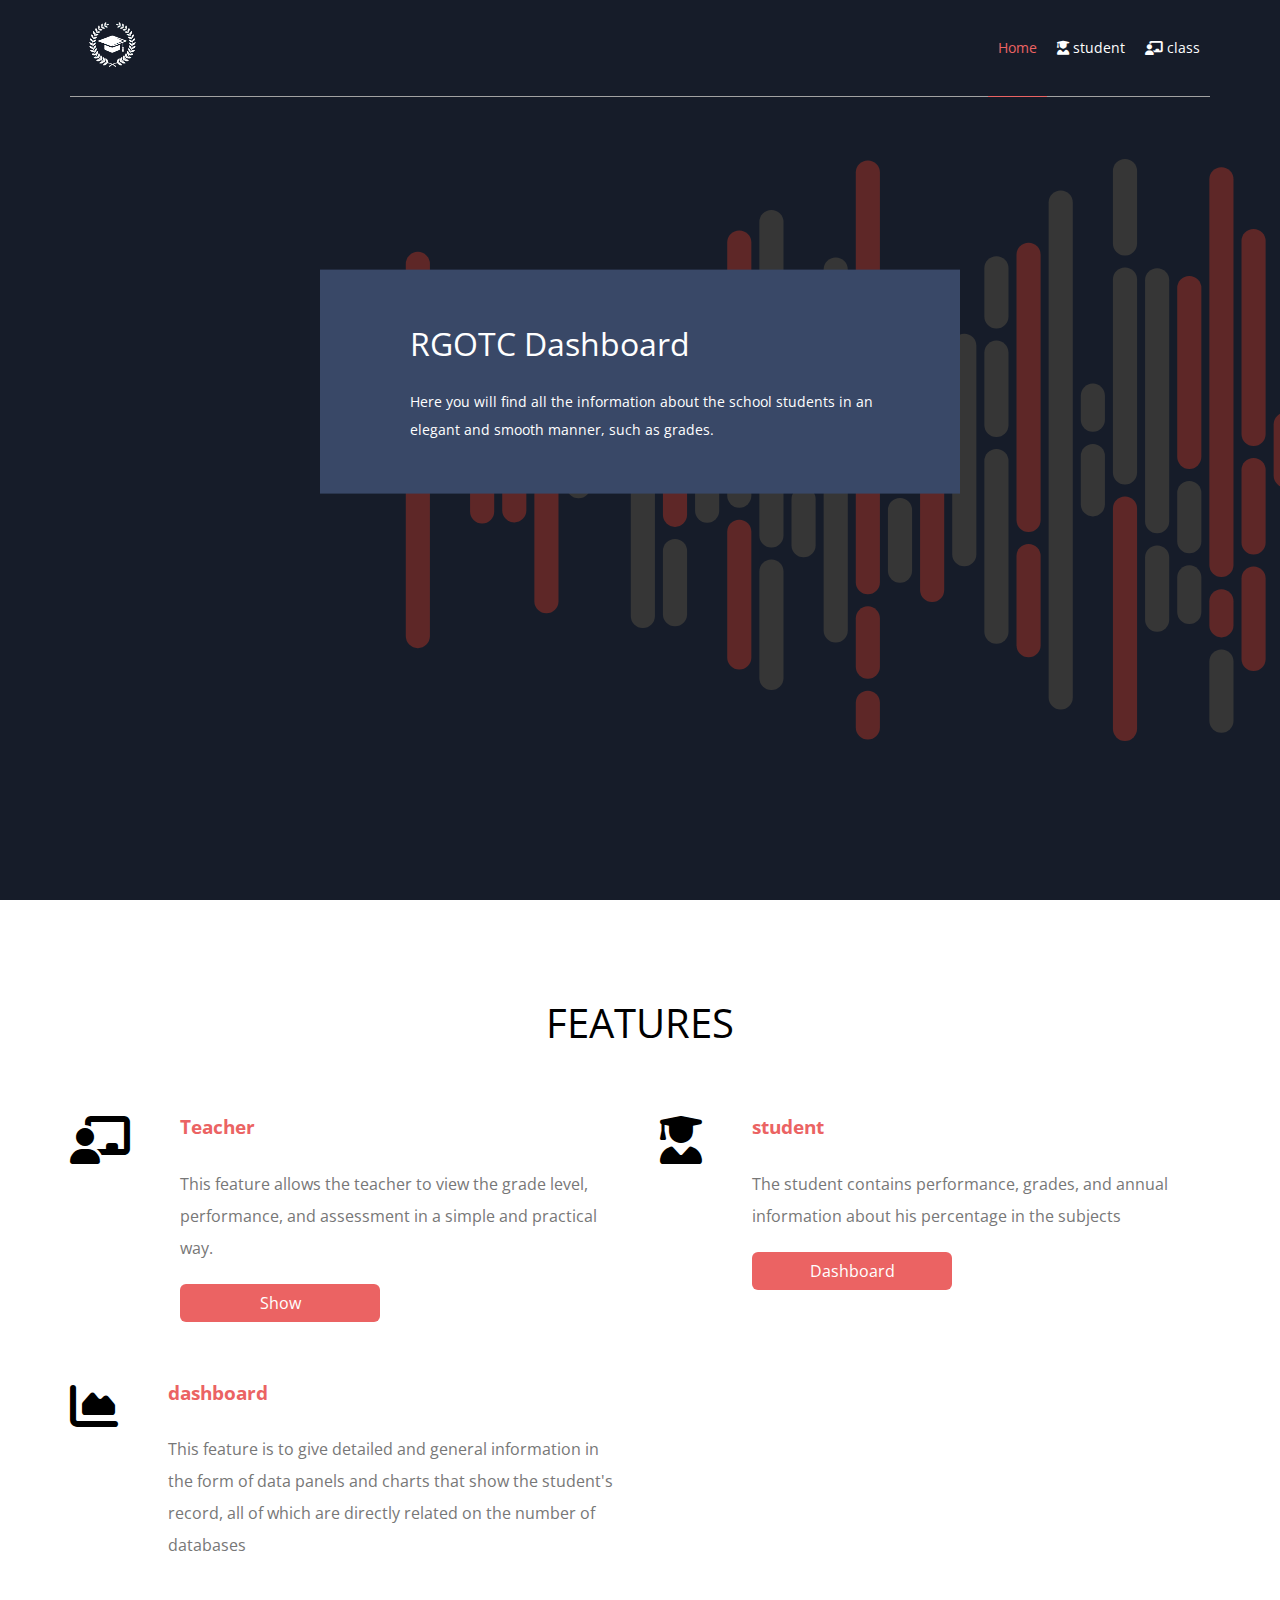
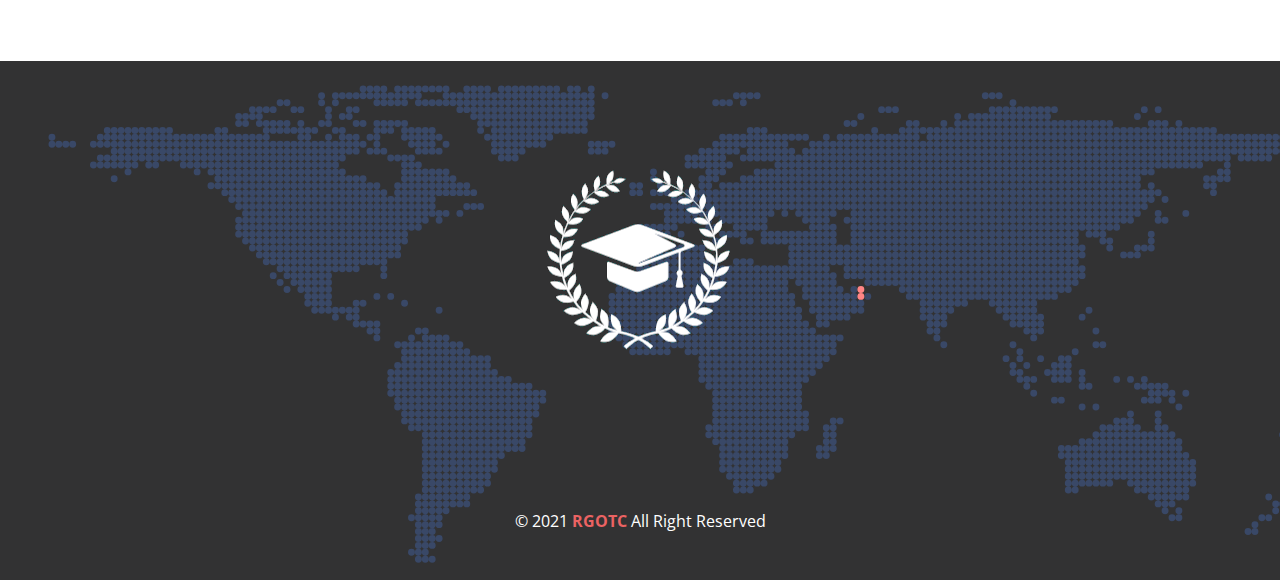
<file: index.html>
<!DOCTYPE html>
<html lang="en">

<head>
  <meta charset="UTF-8" />
  <meta http-equiv="X-UA-Compatible" content="IE=edge" />
  <meta name="viewport" content="width=device-width, initial-scale=1.0" />
  <title>RGOTC | Dashboard</title>
  <!-- Render All Elements Normally -->
  <link rel="stylesheet" href="css/normalize.css" />
  <!-- Font Awesome Library -->
  <link rel="stylesheet" href="css/all.min.css" />
  <!-- Main Template CSS File -->
  <link rel="stylesheet" href="css/mian2.css" />
  <!-- Google Fonts -->
  <link rel="preconnect" href="https://fonts.gstatic.com" />
  <link href="https://fonts.googleapis.com/css2?family=Open+Sans:wght@400;700&display=swap" rel="stylesheet" />
</head>

<body>
  <!-- Start Header -->
  <header>
    <div class="container">
      <a href="#" class="logo">
        <img src="images/logo.png" alt="Logo" />
      </a>
      <nav>
        <i class="fas fa-bars toggle-menu"></i>
        <ul>
          <li><a class="active" href="#">Home</a></li>
          <li><a href="student.html"><i class="fas fa-user-graduate"></i> student</a></li>
          <li><a href="list_class.html"><i class="fas fa-chalkboard-teacher"></i> class</a></li>
        </ul>
      </nav>
    </div>
  </header>
  <!-- End Header -->

  <!-- Start Landing -->
  <div class="landing">
    <div class="overlay"></div>
    <div class="text">
      <div class="content">
        <h2>
          RGOTC Dashboard
        </h2>
        <p>
          Here you will find all the information about the school students in an elegant and smooth manner, such as
          grades.
        </p>
      </div>
    </div>


  </div>
  <!-- End Landing -->
  <!-- Start Services -->
  <div class="services">
    <div class="container">
      <div class="main-heading">
        <h2>features</h2>

      </div>
      <div class="services-container">
        <div class="srv-box">
          <i class="fas fa-chalkboard-teacher fa-3x"></i>
          <div class="text">
            <h3>Teacher</h3>
            <p>
              This feature allows the teacher to view the grade level, performance, and assessment in a simple and
              practical way.
            </p>
            <a href="list_class.html">Show</a>
          </div>
        </div>
        <div class="srv-box">
          <i class="fas fa-user-graduate fa-3x"></i>
          <div class="text">
            <h3>student</h3>
            <p>
              The student contains performance, grades, and annual information about his percentage in the subjects
            </p>
            <a href="student.html">Dashboard</a>
          </div>
        </div>
        <div class="srv-box">
          <i class="fas fa-chart-area fa-3x"></i>
          <div class="text">
            <h3>dashboard </h3>
            <p>
              This feature is to give detailed and general information in the form of data panels and charts that show
              the student's record, all of which are directly related on the number of databases
            </p>
          </div>
        </div>
      </div>
    </div>
  </div>
  <!-- End Services -->

  <!-- Start Footer -->
  <div class="footer">
    <div class="container">
      <img src="images/logo.png" alt="Logo" />

      <p class="copyright">&copy; 2021 <span>RGOTC</span> All Right Reserved</p>
    </div>
  </div>
  <!-- End Footer -->
</body>

</html>
</file>
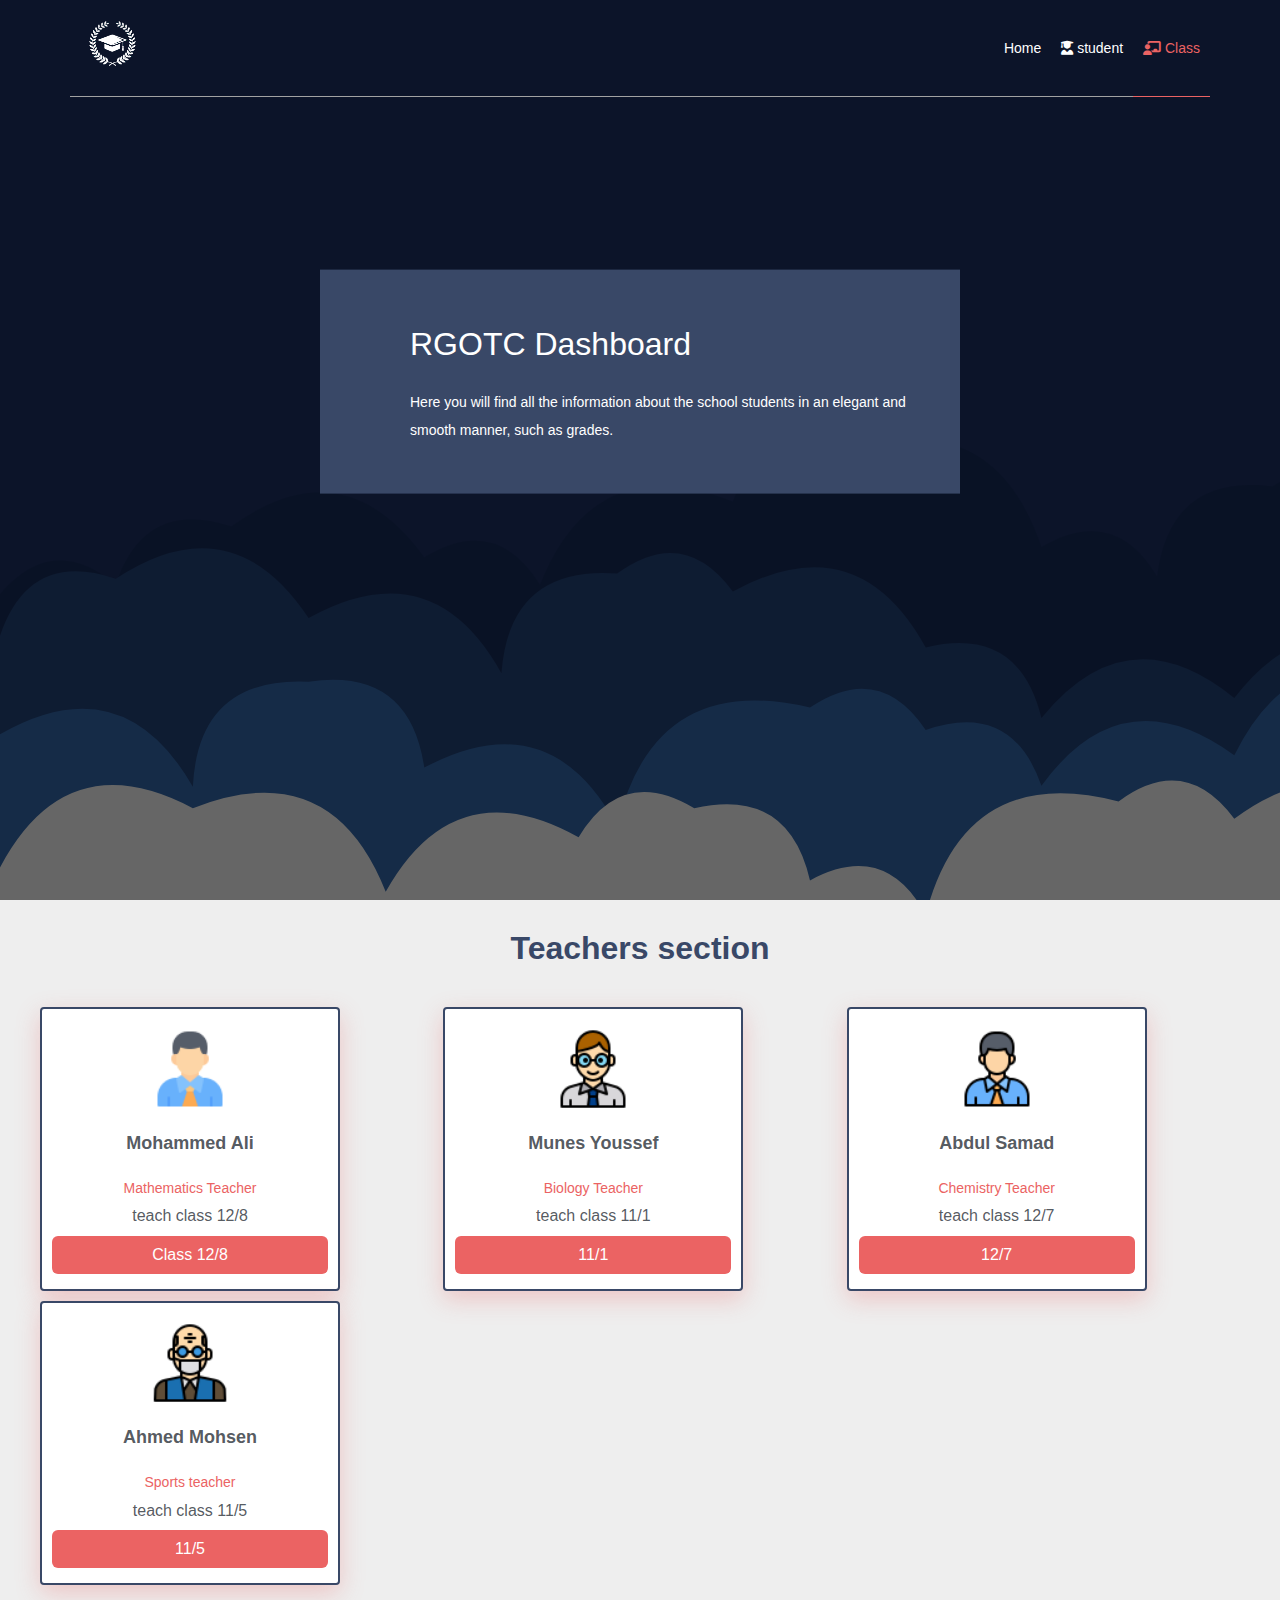
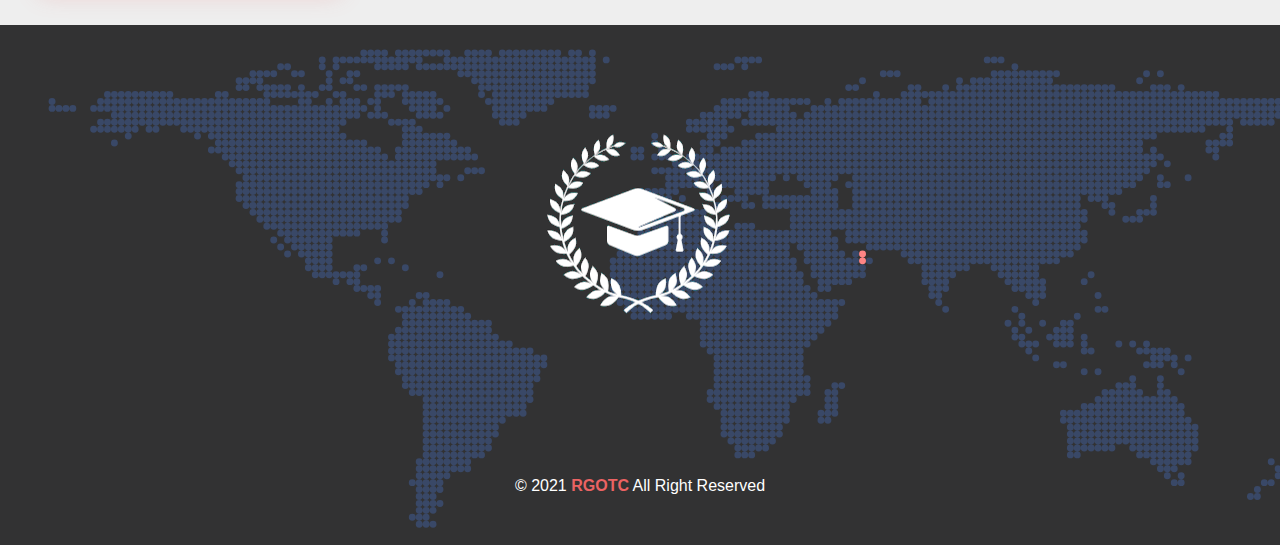
<file: list_class.html>
<!DOCTYPE html>
<html lang="en">

<head>
    <meta charset="UTF-8">
    <meta http-equiv="X-UA-Compatible" content="IE=edge">
    <meta name="viewport" content="width=device-width, initial-scale=1.0">
    <link rel="stylesheet" href="css/normalize.css">
    <link rel="stylesheet" href="css/framwork.css">
    <link rel="stylesheet" href="css/mian2.css">
    <link rel="stylesheet" href="css/all.min.css">
    <link rel="stylesheet" href="css/list.css">
    <title>Teachers</title>
    <style>
        .landing {
            background-image: url("images/Cloudy.svg");
            background-size: cover;
        }
    </style>
</head>

<body>

    <header>
        <div class="container">
            <a href="#" class="logo">
                <img src="images/logo.png" alt="Logo" />
            </a>
            <nav>
                <i class="fas fa-bars toggle-menu"></i>
                <ul>
                    <li><a href="index.html">Home</a></li>
                    <li><a href="student.html"><i class="fas fa-user-graduate"></i> student</a></li>
                    <li><a class="active" href="list_class.html"><i class="fas fa-chalkboard-teacher"></i> Class</a>
                    </li>
                </ul>
            </nav>
        </div>
    </header>
    <!-- End Header -->

    <!-- Start Landing -->
    <div class="landing">
        <div class="overlay"></div>
        <div class="text">
            <div class="content">
                <h2>
                    RGOTC Dashboard
                </h2>
                <p>
                    Here you will find all the information about the school students in an elegant and smooth manner,
                    such as
                    grades.
                </p>
            </div>
        </div>


    </div>

    <h1 style="text-align: center;
    color: #394867;
    font-weight:bold; margin-top: 30px;">Teachers section</h1>
    <section class="cards">
        <!-- this in main div will do the filter -->
        <div class="card p-10 text-c">
            <div> <img src="Timg/icons8-teacher-64 (2).png" alt=""></div>
            <div class="info-techer">
                <h3> Mohammed Ali</h3>
                <span class="activ-span ">Mathematics Teacher</span>
                <p>teach class 12/8</p>
                <a href="teacher.html"> Class 12/8 </a>
            </div>
        </div>
        <div class="card p-10 text-c">
            <div> <img src="Timg/icons8-teacher-64 (1).png" alt=""></div>
            <div class="info-techer">
                <h3> Munes Youssef</h3>
                <span class="activ-span ">Biology Teacher</span>
                <p>teach class 11/1 </p>
                <a href="teacher.html"> 11/1 </a>
            </div>
        </div>
        <div class="card p-10 text-c">
            <div> <img src="Timg/icons8-teacher-64.png" alt=""></div>
            <div class="info-techer">
                <h3> Abdul Samad</h3>
                <span class="activ-span ">Chemistry Teacher</span>
                <p>teach class 12/7</p>
                <a href="teacher.html"> 12/7 </a>
            </div>
        </div>
        <div class="card p-10 text-c">
            <div> <img src="Timg/icons8-teacher-64 (3).png" alt=""></div>
            <div class="info-techer">
                <h3> Ahmed Mohsen</h3>
                <span class="activ-span ">Sports teacher</span>
                <p>teach class 11/5</p>
                <a href="teacher.html">11/5 </a>
            </div>
        </div>
    </section>
    <div class="footer">
        <div class="container">
            <img src="images/logo.png" alt="Logo" />

            <p class="copyright">&copy; 2021 <span>RGOTC</span> All Right Reserved</p>
        </div>
    </div>
</body>

</html>
</file>
<file: css/mian2.css>
/* Start Variables */
:root {
  --main-color: #eb6363;
  --transparent-color: #394867;
  --section-padding: 100px;
}

/* End Variables */
/* Start Global Rules */
* {
  -webkit-box-sizing: border-box;
  -moz-box-sizing: border-box;
  box-sizing: border-box;
  padding: 0;
  margin: 0;
}

html {
  scroll-behavior: smooth;
}

body {
  font-family: "Open Sans", sans-serif;
}

ul {
  list-style: none;
}

.container {
  padding-left: 15px;
  padding-right: 15px;
  margin-left: auto;
  margin-right: auto;
}

/* Small */
@media (min-width: 768px) {
  .container {
    width: 750px;
  }
}

/* Medium */
@media (min-width: 992px) {
  .container {
    width: 970px;
  }
}

/* Large */
@media (min-width: 1200px) {
  .container {
    width: 1170px;
  }
}

/* End Global Rules */
/* Start Components */
.main-heading {
  text-align: center;
}

.main-heading h2 {
  font-weight: normal;
  font-size: 40px;
  position: relative;
  margin-bottom: 70px;
  text-transform: uppercase;
}




.main-heading p {
  width: 550px;
  margin: 0 auto 100px;
  max-width: 100%;
  line-height: 2;
  color: #777;
}

/* End Components */
/* Start Header */
header {
  position: absolute;
  left: 0;
  width: 100%;
  z-index: 2;
}

header .container {
  display: flex;
  justify-content: space-between;
  align-items: center;
  position: relative;
  min-height: 97px;
}

header .container::after {
  content: "";
  position: absolute;
  height: 1px;
  background-color: #a2a2a2;
  bottom: 0;
  width: calc(100% - 30px);
  left: 15px;
}

header .logo img {
  height: 80px;
  filter: brightness(42.5);
}

header nav {
  flex: 1;
  display: flex;
  align-items: center;
  justify-content: flex-end;
}

header nav .toggle-menu {
  color: white;
  font-size: 22px;
}

@media (min-width: 768px) {
  header nav .toggle-menu {
    display: none;
  }
}

header nav ul {
  display: flex;
}

@media (max-width: 767px) {
  header nav ul {
    display: none;
  }

  header nav .toggle-menu:hover+ul {
    display: flex;
    flex-direction: column;
    position: absolute;
    top: 100%;
    left: 0;
    width: 100%;
    background-color: rgb(0 0 0 / 50%);
  }

  header nav ul li a {
    padding: 15px !important;
  }
}

header nav ul li a {
  padding: 40px 10px;
  display: block;
  color: white;
  text-decoration: none;
  font-size: 14px;
  transition: 0.3s;
  position: relative;
  z-index: 2;
}

header nav ul li a.active,
header nav ul li a:hover {
  color: var(--main-color);
  border-bottom: 1px solid var(--main-color);
}

header nav .form {
  width: 40px;
  height: 30px;
  position: relative;
  margin-left: 30px;
  border-left: 1px solid white;
}

header nav .form i {
  color: white;
  position: absolute;
  font-size: 20px;
  top: 50%;
  transform: translateY(-50%);
  right: 0;
}

/* End Header */
/* Start Landing */
.landing {
  min-height: 100vh;
  background-color: #1f2021;
  background-image: url("../images/landing.svg");
  background-size: cover;
  position: relative;
}

.landing .overlay {
  position: absolute;
  left: 0;
  top: 0;
  width: 100%;
  height: 100%;
  background-color: rgb(0 0 0 / 60%);
}

.landing .text {
  position: absolute;
  left: 0;
  top: 20%;
  transform: translate(50%, 40%);
  width: 50%;
  padding: 50px;
  background-color: var(--transparent-color);
  color: white;
  display: flex;
  justify-content: flex-end;
}


.landing .text .content {
  max-width: 500px;
}

@media (max-width: 767px) {
  .landing .text {
    width: 100%;
  }

  .landing .text .content {
    max-width: 100%;
  }
}

.landing .text .content h2 {
  font-size: 32px;
  font-weight: normal;
  line-height: 1.5;
  margin-bottom: 20px;
}

.landing .text .content p {
  font-size: 14px;
  line-height: 2;
}

.landing .change-background {
  position: absolute;
  top: 50%;
  transform: translateY(-50%);
  color: #ddd;
}

@media (max-width: 767px) {
  .landing .change-background {
    display: none;
  }
}

.landing .fa-angle-left {
  left: 30px;
}

.landing .fa-angle-right {
  right: 30px;
}

.landing .bullets {
  position: absolute;
  left: 50%;
  transform: translateX(-50%);
  bottom: 30px;
  display: flex;
}

.landing .bullets li {
  width: 20px;
  height: 20px;
  border: 1px solid white;
  border-radius: 50%;
  margin-right: 10px;
}

.landing .bullets li.active {
  background-color: var(--main-color);
  border-color: var(--main-color);
}

/* End Landing */
/* Start Services */
.services {
  padding-top: var(--section-padding);
  padding-bottom: var(--section-padding);
}

@media (min-width: 768px) {
  .services .services-container {
    display: grid;
    grid-template-columns: repeat(auto-fill, minmax(450px, 1fr));
    grid-column-gap: 40px;
    grid-row-gap: 60px;
  }
}

.services .srv-box {
  display: flex;
}

.services .srv-box i {
  margin-right: 50px;
}


.services .srv-box a {
  background-color: #eb6363;
  color: white;
  padding: 10px 15px;
  display: block;
  width: 200px;
  text-align: center;
  border-radius: 6px;
  margin-top: 20px;
  transform: 0.3s;
  text-decoration: none;
}

.services .srv-box a:hover {
  background-color: #eb6363b6;

}

@media (max-width: 767px) {
  .services .srv-box {
    display: flex;
    flex-direction: column;
    text-align: center;
    margin-bottom: 40px;
  }

  .services .srv-box i {
    margin: 0 0 30px;
  }
}

.services .srv-box h3 {
  margin-bottom: 30px;
  color: var(--main-color);
}

.services .srv-box p {
  line-height: 2;
  color: #777;
}

/* End Services */


/* Start Footer */
.footer {
  padding-top: calc(var(--section-padding) / 2);
  padding-bottom: calc(var(--section-padding) / 2);
  background-image: url("../images/World\ Map\ \(1\).svg");
  background-size: cover;
  position: relative;
  color: white;
  text-align: center;
}


.footer .container {
  position: relative;
}

.footer img {
  margin-bottom: 20px;
  filter: brightness(42.5);
}

.footer p:not(.copyright) {
  text-transform: uppercase;
  padding: 20px;
  border-bottom: 1px solid white;
  font-size: 22px;
  width: fit-content;
  margin: 20px auto;
}

.footer .social-icons i {
  padding: 10px 15px;
}

.footer .copyright {
  margin-top: 60px;
}

.footer .copyright span {
  font-weight: bold;
  color: var(--main-color);
}

/* End Footer */
</file>
<file: css/framwork.css>
/* color system  */
:root {
    --main-color: #394867;
    --scandey-color: #394867;
    --thred-color: #eb6363;
    --hover-color: #e9e8e8;
    --text-color: #20262ec4;
    --time-hover: 0.3s;
    --pad-sec: 60px;
    --gray-c: #888;
}

/* F1F6F9
394867
394867
9BA4B5 */

/* color */

.c-black {
    color: black;
}

.c-white {
    color: white;
}

.main-c {
    color: var(--main-color);
}


.secndry-c {
    color: var(--scandey-color);
}

.thred-c {
    color: var(--thred-color);
}

.hover-c {
    color: var(--hover-color);
}

.gray-c {
    color: var(--gray-c);
}

.text-c {
    color: var(--text-color);
}

.c-green {
    color: rgb(35, 183, 94);
    font-weight: bold;
}

.c-yellow {
    color: rgb(226, 226, 51);
    font-weight: bold;
}

.c-rad {
    color: #ec4242;
    font-weight: bold;
}

.c-blue {
    color: rgb(66, 105, 245);
}

/* flex class */

.d-flex {
    display: flex;
}

.al-it-c {
    align-items: center;

}

.flex-space-bt {
    justify-content: space-between;
}

/* background-color */
.bg-main {
    background-color: var(--main-color);

}

.bg-secnd {
    background-color: var(--scandey-color);
}

.bg-therd {
    background-color: var(--thred-color);
}

.bg-gray {
    background-color: var(--gray-c);
}

.bg-FFF {
    background-color: white;
}

.bg-eee {
    background-color: #eee;
}

.bg-text-c {
    background-color: rgba(32, 38, 46, 0.2);
}

.bg-thred-c {
    background-color: rgba(205, 88, 137, 0.2);
}

.bg-gray-c {
    background-color: rgba(136, 136, 136, 0.2);
}



/* padding */

.p-0 {
    padding: 0;

}

.p-5 {
    padding: 5px;
}

.p-10 {
    padding: 10px;
}


.p-15 {
    padding: 15px;

}

.p-20 {
    padding: 20px;

}

.pb-10 {
    padding-bottom: 10px;
}

.pt-10 {
    padding-top: 10px;
}

/* margin */
.m-20 {
    margin: 20px;

}

.m-15 {
    margin: 15px;

}

.m-5 {
    margin: 5px;

}

.m-0 {
    margin: 0;

}

.mt-5 {
    margin-top: 5px;
}

.mt-10 {
    margin-top: 10px;
}

.mt-15 {
    margin-top: 15px;
}

.mt-20 {
    margin-top: 20px;
}

.mr-5 {
    margin-right: 5px;
}

.mr-10 {
    margin-right: 10px;
}

.mr-15 {
    margin-right: 15px;
}

.mr-20 {
    margin-right: 20px;
}



.mb-0 {
    margin-bottom: 0px;
}

.mb-5 {
    margin-bottom: 5px;
}

.mb-10 {
    margin-bottom: 10px;
}

.mb-15 {
    margin-bottom: 15px;
}

.mb-20 {
    margin-bottom: 20px;
}

/* postion */
.pos-r {
    position: relative;
}

.pos-a {
    position: absolute;
}


@media (max-width:767px) {
    .txt-c-mobile {
        text-align: center;
    }

}

/* stsrt display system */

.d-block {
    display: block;
}

/* end display system */



@media (max-width:767px) {
    .block-mobile {
        display: block;
    }

    .hid-mobile {
        display: none;
    }
}

/* end display system */

.txt-c {
    text-align: center;
}

.txt-l {
    text-align: left;
}

.txt-r {
    text-align: right;
}

/* border-reduse */
.rad-6 {
    border-radius: 6px;
}

.rad-10 {
    border-radius: 10px;
}

.rad-4 {
    border-radius: 4px;
}


/* font-size */

.fz-12 {
    font-size: 12px;

}

.fz-14 {
    font-size: 14px;

}

.fz-16 {
    font-size: 16px;
}

.fz-18 {
    font-size: 18px;

}

.fz-25 {
    font-size: 25px;

}


/* font weight */

.fw-bold {
    font-weight: bold;
}

/* width and hight */
.w-full {
    width: 100%;
}

.h-full {
    height: 100%;
}

.f-wrap {
    flex-wrap: wrap;
}

/* overfllow hddin */
.over-h {
    overflow: hidden;
}

/* Componats */
.box-between {
    display: flex;
    align-items: center;
    justify-content: space-between;

}

.center-flex {
    display: flex;
    align-items: center;
    justify-content: center;
}

/* End Componats */


/*start grid system */

.d-grid {
    display: grid;
}

.gap-20 {
    gap: 20px;
}

/*end grid system */

/* width  */
.w-fit {
    width: fit-content;
}

.w-200 {
    width: 200px;
}

.w-100 {
    width: 100px;
}


/* BTN SHAPE  */
.btn {
    background-color: #eb6363;
    color: #FFF;
    padding: 10px 15px;
    border-radius: 6px;
    /* outline: none; */
    border: none;
    font-size: 20px;
    margin: 30px auto;
    width: 100%;
    cursor: pointer;
    transition: 0.2s;
}

.btn:hover {
    background-color: #f25252;


}


/* border syle */
.bor-none {
    border: none;
}


/* start list disgin system */
.list-item-active {
    background-color: #394867 !important;
    color: #FFF;
}

/* end list disgin system */





/* start for nest list  */


.green-shape {
    color: rgb(56, 229, 77) !important;
    background-color: rgba(157, 255, 46, 0.2);
    border-radius: 6px;
    padding: 5px 10px;
}

.red-shape {
    color: rgb(231, 97, 97) !important;
    background-color: rgba(249, 156, 125, 0.2);
    border-radius: 6px;
    padding: 5px 10px;
}

.blue-shape {
    color: rgb(25, 167, 206) !important;
    background-color: rgba(175, 211, 226, 0.2);
    border-radius: 6px;
    padding: 5px 10px;
}

.navy-shape {
    color: #D4ADFC !important;
    background-color: rgba(92, 70, 156, 0.2);
    border-radius: 6px;
    padding: 5px 10px;
}

.yallow-shape {
    color: rgb(255, 215, 53) !important;
    background-color: rgba(235, 175, 45, 0.2);
    border-radius: 6px;
    padding: 5px 10px;
}



/*end  for nest list  */
</file>
<file: css/list.css>
/* Start Global Rules */

:root {
    --main-color: #eb6363;
    --transparent-color: #394867;
    --section-padding: 100px;
}

* {
    -webkit-box-sizing: border-box;
    -moz-box-sizing: border-box;
    box-sizing: border-box;
    padding: 0;
    margin: 0;
}

html {
    scroll-behavior: smooth;

}

body {
    font-family: 'Work Sans', sans-serif;
    background-color: #EEE;

}


ul {
    list-style: none;
}

h1,
h2,
h3,
h4,
h5,
h6 {
    padding: 0;
    margin: 0;
}




.cards {
    padding: 40px;
    display: grid;
    grid-template-columns: repeat(3, 1fr);
    grid-auto-rows: auto;
    grid-gap: 10px;
    text-align: center;

}


.card {
    display: flex;
    flex-direction: column;
    border: 2px solid var(--transparent-color);
    border-radius: 4px;
    width: 300px;
    box-shadow: #eb636349 0px 8px 24px;
    background-color: #FFF;

}

.card img {
    width: 100px;
    padding: 10px;
}

.card h3 {
    padding: 10px;
    font-size: 18px;
    margin-bottom: 15px;
}

.card p {
    padding: 10px;
}

.card a {
    display: block;
    background-color: #eb6363;
    padding: 10px 15px;
    margin-bottom: 5px;
    color: white;
    border-radius: 6px;
    text-decoration: none;
    transition: 0.3s;
}

.card a:hover {
    background-color: #394867;


}

.activ-span {
    color: #eb6363;
    font-size: 14px;
    padding: 10px;


}
</file>
